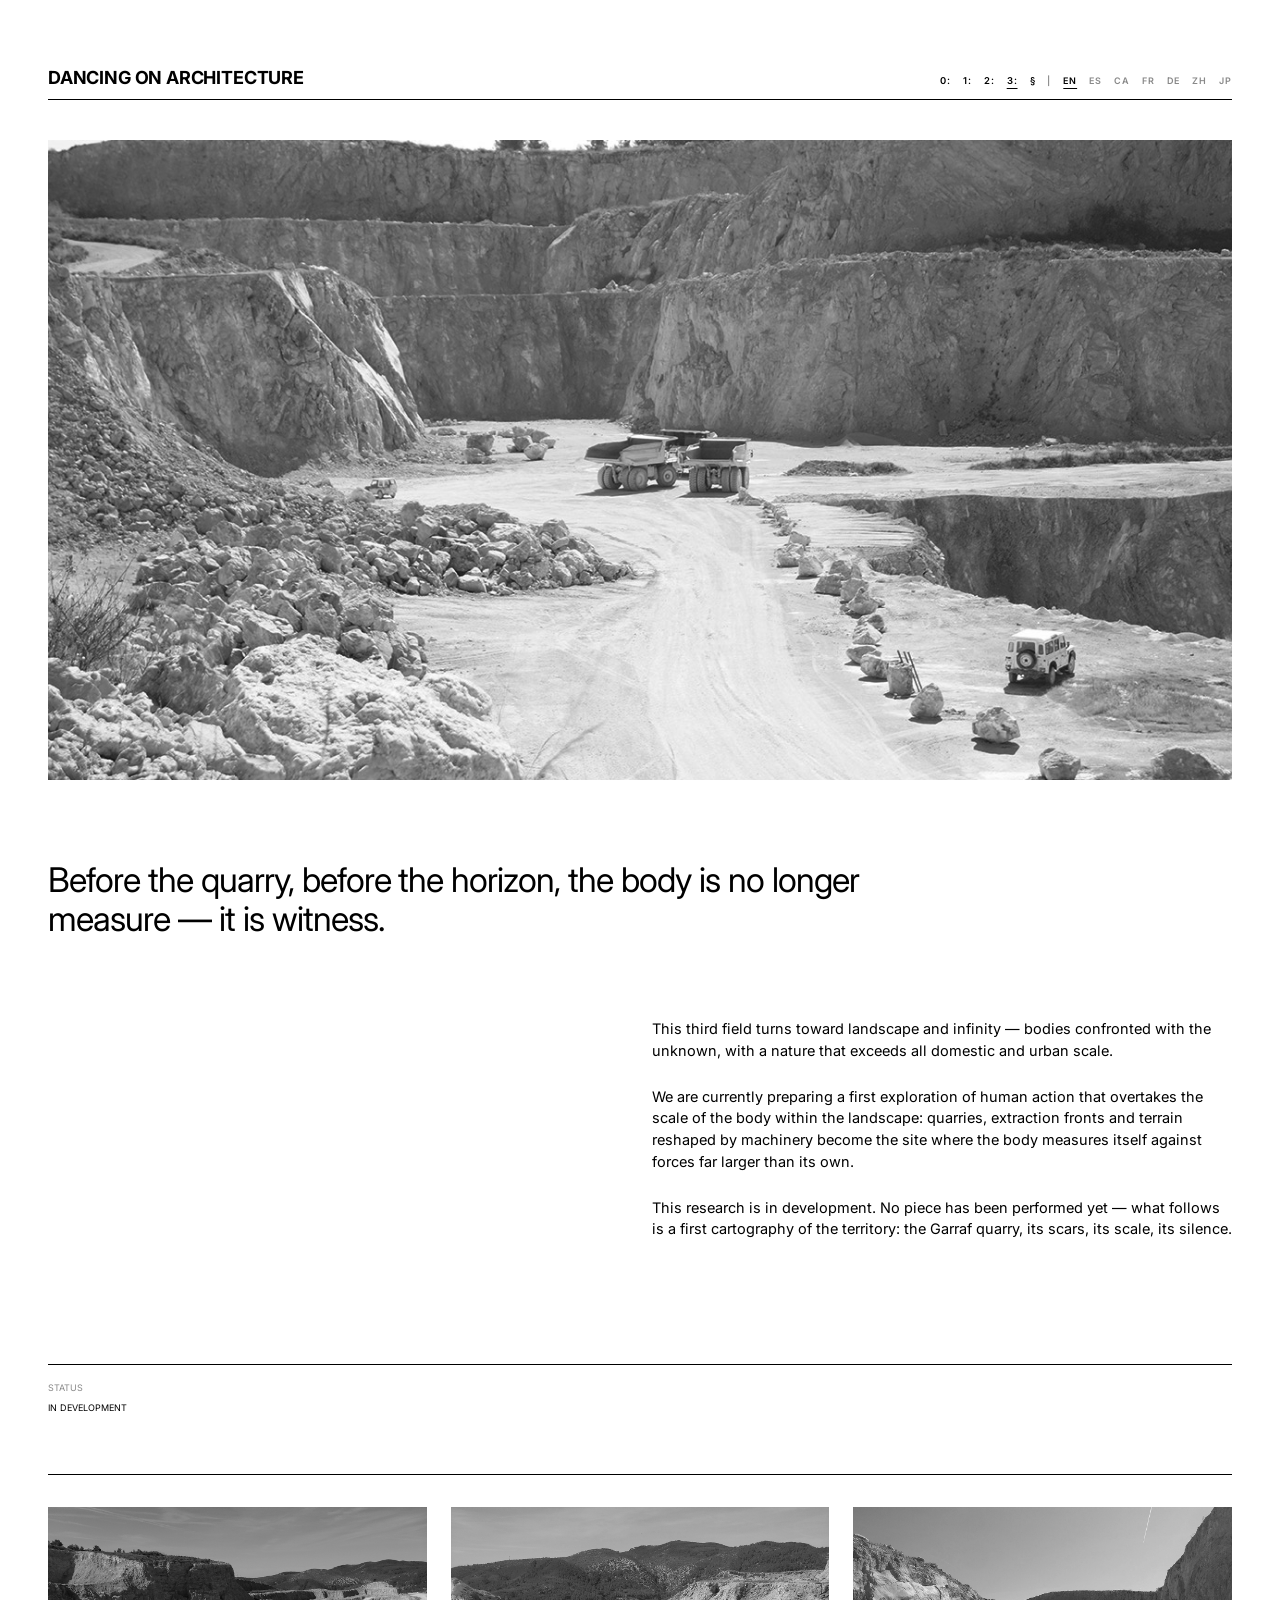
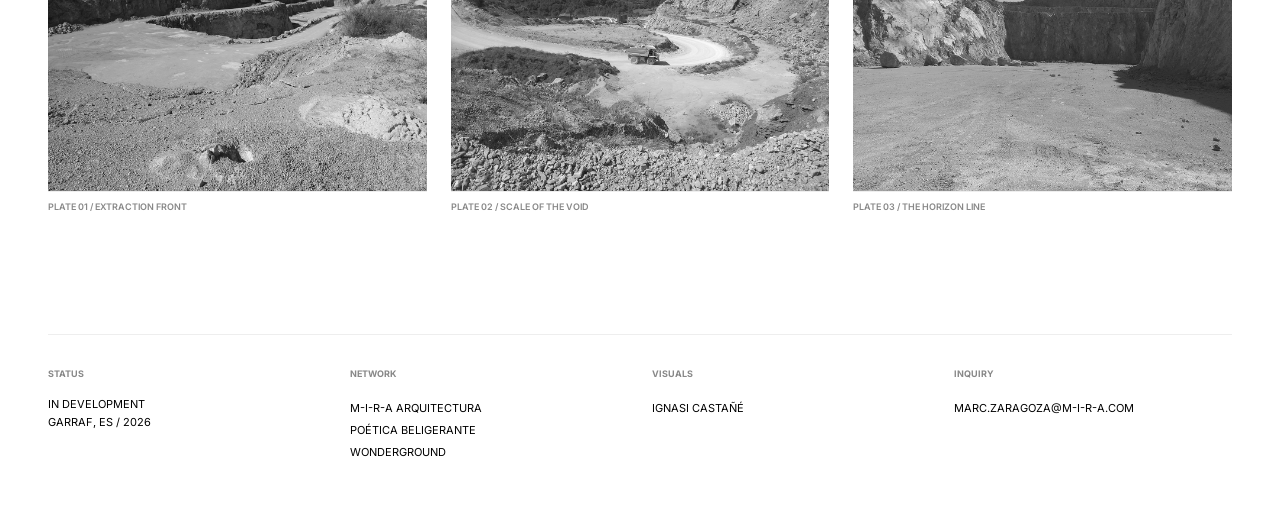
<file: 3-paisaje.html>
<!DOCTYPE html>
<html lang="en">
<head>
    <meta charset="UTF-8">
    <meta name="viewport" content="width=device-width, initial-scale=1.0">
    <title>3: Landscape — Dancing on Architecture</title>
    <meta name="description" content="3: Landscape — a research field on human action facing the immensity of the landscape, currently in development.">
    <link href="https://fonts.googleapis.com/css2?family=Inter:wght@400;500;600;700;900&display=swap" rel="stylesheet">
    <link href="https://fonts.googleapis.com/css2?family=Noto+Sans+SC:wght@400;500;700&family=Noto+Sans+JP:wght@400;500;700&display=swap" rel="stylesheet">
    <link rel="stylesheet" href="style.css">
</head>
<body>

    <div id="award-popup">
        <div class="popup-inner">
            <button class="close-btn" onclick="closePopup()">[ Close / Enter Site ]</button>
            <div class="award-info">
                <div class="award-badge">Concéntrico 12</div>
                <div class="award-badge" style="background: transparent; border: 1px solid black; margin-left: 10px;">Cat: Identidad y ficción</div>
                <h1 class="we-won-title">WE<br>WON</h1>
            </div>
            <div class="popup-video-container">
                <video autoplay muted loop playsinline>
                    <source src="Animacion_Latente_Fisica.mp4" type="video/mp4">
                </video>
            </div>
            <div class="popup-text-content">
                <h2>El Plano Latente</h2>
                <p>Gracias Concéntrico por premiar nuestra propuesta para el Paseo del Espolón: una <strong>ficción urbana</strong> donde el caminar cotidiano se transforma en identidad colectiva.</p>
                <p>Un sistema que reivindica el cuerpo como medida, validador y referencia absoluta de la arquitectura.</p>
                <div class="doc-links">
                    <a href="El_plano_latente_01.pdf" target="_blank">Download Panel 01 / Score</a>
                    <a href="El_plano_latente_02.pdf" target="_blank">Download Panel 02 / Process</a>
                </div>
            </div>
        </div>
    </div>

    <div class="grid">
        <header>
            <h1>Dancing on Architecture</h1>
            <nav class="lang-switch">
                <a href="index.html" class="nav-link" title="Home">0:</a>
                <a href="1-estructura.html" class="nav-link" title="1: Structure">1:</a>
                <a href="2-plano-latente.html" class="nav-link" title="2: El Plano Latente">2:</a>
                <a href="3-paisaje.html" class="nav-link active" title="3: Landscape">3:</a>
                <span onclick="openPopup()" class="trigger-popup" title="View Award">§</span>
                <span class="nav-divider">|</span>
                <span onclick="setLang('en', event)" data-setlang="en" class="lang-option active">EN</span>
                <span onclick="setLang('es', event)" data-setlang="es" class="lang-option">ES</span>
                <span onclick="setLang('ca', event)" data-setlang="ca" class="lang-option">CA</span>
                <span onclick="setLang('fr', event)" data-setlang="fr" class="lang-option">FR</span>
                <span onclick="setLang('de', event)" data-setlang="de" class="lang-option">DE</span>
                <span onclick="setLang('zh', event)" data-setlang="zh" class="lang-option">ZH</span>
                <span onclick="setLang('jp', event)" data-setlang="jp" class="lang-option">JP</span>
            </nav>
        </header>

        <section class="hero-image">
            <img src="garraf__1_.jpg" alt="3: Landscape — Garraf quarry">
        </section>

        <!-- MANIFESTO -->
        <div class="manifesto-text i18n" data-lang="en">Before the quarry, before the horizon, the body is no longer measure — it is witness.</div>
        <div class="manifesto-text i18n hidden" data-lang="es">Ante la cantera, ante el horizonte, el cuerpo ya no es medida: es testigo.</div>
        <div class="manifesto-text i18n hidden" data-lang="ca">Davant la pedrera, davant l'horitzó, el cos ja no és mesura: és testimoni.</div>
        <div class="manifesto-text i18n hidden" data-lang="fr">Face à la carrière, face à l'horizon, le corps n'est plus mesure : il est témoin.</div>
        <div class="manifesto-text i18n hidden" data-lang="de">Vor dem Steinbruch, vor dem Horizont, ist der Körper kein Maß mehr — er ist Zeuge.</div>
        <div class="manifesto-text i18n hidden" data-lang="zh">面对采石场，面对地平线，身体不再是尺度——它是见证者。</div>
        <div class="manifesto-text i18n hidden" data-lang="jp">採石場を前に、地平線を前に、身体はもはや尺度ではない——それは証人である。</div>

        <!-- DESCRIPTION -->
        <div class="description-content i18n" data-lang="en">
            <p>This third field turns toward landscape and infinity — bodies confronted with the unknown, with a nature that exceeds all domestic and urban scale.</p>
            <p>We are currently preparing a first exploration of human action that overtakes the scale of the body within the landscape: quarries, extraction fronts and terrain reshaped by machinery become the site where the body measures itself against forces far larger than its own.</p>
            <p>This research is in development. No piece has been performed yet — what follows is a first cartography of the territory: the Garraf quarry, its scars, its scale, its silence.</p>
        </div>
        <div class="description-content i18n hidden" data-lang="es">
            <p>Este tercer campo se dirige al paisaje y la infinitud: cuerpos ante lo ignoto, ante una naturaleza que sobrepasa toda escala doméstica y urbana.</p>
            <p>Actualmente preparamos una primera pieza de exploración de la acción humana que sobrepasa la escala del cuerpo en el paisaje: canteras, frentes de extracción y terrenos remodelados por la maquinaria se convierten en el lugar donde el cuerpo se mide frente a fuerzas mucho mayores que la propia.</p>
            <p>Esta investigación está en desarrollo. Todavía no se ha representado ninguna pieza: lo que sigue es una primera cartografía del territorio: la cantera del Garraf, sus cicatrices, su escala, su silencio.</p>
        </div>
        <div class="description-content i18n hidden" data-lang="ca">
            <p>Aquest tercer camp es dirigeix al paisatge i la infinitud: cossos davant l'ignot, davant una natura que sobrepassa tota escala domèstica i urbana.</p>
            <p>Actualment preparem una primera peça d'exploració de l'acció humana que sobrepassa l'escala del cos en el paisatge: pedreres, fronts d'extracció i terrenys remodelats per la maquinària esdevenen el lloc on el cos es mesura davant forces molt més grans que la pròpia.</p>
            <p>Aquesta recerca està en desenvolupament. Encara no s'ha representat cap peça: el que segueix és una primera cartografia del territori: la pedrera del Garraf, les seves cicatrius, la seva escala, el seu silenci.</p>
        </div>
        <div class="description-content i18n hidden" data-lang="fr">
            <p>Ce troisième champ se tourne vers le paysage et l'infini : des corps confrontés à l'inconnu, à une nature qui dépasse toute échelle domestique et urbaine.</p>
            <p>Nous préparons actuellement une première pièce explorant l'action humaine qui dépasse l'échelle du corps dans le paysage : carrières, fronts d'extraction et terrains remodelés par la machinerie deviennent le lieu où le corps se mesure face à des forces bien plus grandes que lui.</p>
            <p>Cette recherche est en cours de développement. Aucune pièce n'a encore été jouée : ce qui suit est une première cartographie du territoire : la carrière du Garraf, ses cicatrices, son échelle, son silence.</p>
        </div>
        <div class="description-content i18n hidden" data-lang="de">
            <p>Dieses dritte Feld wendet sich der Landschaft und der Unendlichkeit zu: Körper im Angesicht des Unbekannten, einer Natur, die jeden häuslichen und städtischen Maßstab übersteigt.</p>
            <p>Wir bereiten derzeit eine erste Erkundung menschlichen Handelns vor, das den Maßstab des Körpers in der Landschaft überschreitet: Steinbrüche, Abbaufronten und von Maschinen umgeformtes Gelände werden zu dem Ort, an dem sich der Körper an Kräften misst, die weit größer sind als er selbst.</p>
            <p>Diese Forschung befindet sich in der Entwicklung. Noch wurde kein Stück aufgeführt — was folgt, ist eine erste Kartografie des Territoriums: der Steinbruch von Garraf, seine Narben, sein Maßstab, seine Stille.</p>
        </div>
        <div class="description-content i18n hidden" data-lang="zh">
            <p>这一第三研究领域转向风景与无限——身体面对未知，面对一种超越所有家庭与城市尺度的自然。</p>
            <p>我们目前正在筹备一部探索性作品，探讨超越身体尺度的人类行为在风景中的展开：采石场、开采面以及被机械重塑的地形，成为身体在远大于自身的力量面前进行衡量的场所。</p>
            <p>这项研究仍在开发中，尚未有作品上演——以下是这片地域的初步测绘：加拉夫采石场，它的伤痕、它的尺度、它的寂静。</p>
        </div>
        <div class="description-content i18n hidden" data-lang="jp">
            <p>この第三の研究領域は風景と無限へと向かう——未知に、そしてあらゆる家庭的・都市的スケールを超える自然に直面する身体。</p>
            <p>私たちは現在、風景の中で身体のスケールを超える人間の行為を探る最初の作品を準備している：採石場、採掘の切羽、機械によって作り替えられた地形が、自らをはるかに超える力と向き合い身体を測る場となる。</p>
            <p>この研究はまだ開発途中である。作品はまだ上演されていない——以下は、この土地の最初の地図作成である：ガラフの採石場、その傷跡、そのスケール、その静寂。</p>
        </div>

        <div class="meta-row">
            <div class="meta-item i18n" data-lang="en"><span>Status</span>In development</div>
            <div class="meta-item i18n hidden" data-lang="es"><span>Estado</span>En desarrollo</div>
            <div class="meta-item i18n hidden" data-lang="ca"><span>Estat</span>En desenvolupament</div>
            <div class="meta-item i18n hidden" data-lang="fr"><span>Statut</span>En développement</div>
            <div class="meta-item i18n hidden" data-lang="de"><span>Status</span>In Entwicklung</div>
            <div class="meta-item i18n hidden" data-lang="zh"><span>状态</span>研发中</div>
            <div class="meta-item i18n hidden" data-lang="jp"><span>状況</span>開発中</div>
        </div>

        <section class="archive-grid">
            <div class="plate"><div class="plate-img"><img src="garraf__2_.jpg" alt="Garraf quarry — still 02"></div><p class="plate-label i18n" data-lang="en">Plate 01 / Extraction front</p><p class="plate-label i18n hidden" data-lang="es">Lámina 01 / Frente de extracción</p><p class="plate-label i18n hidden" data-lang="ca">Làmina 01 / Front d'extracció</p><p class="plate-label i18n hidden" data-lang="fr">Planche 01 / Front d'extraction</p><p class="plate-label i18n hidden" data-lang="de">Tafel 01 / Abbaufront</p><p class="plate-label i18n hidden" data-lang="zh">图版 01 / 开采面</p><p class="plate-label i18n hidden" data-lang="jp">図版 01 / 採掘の切羽</p></div>
            <div class="plate"><div class="plate-img"><img src="garraf__3_.jpg" alt="Garraf quarry — still 03"></div><p class="plate-label i18n" data-lang="en">Plate 02 / Scale of the void</p><p class="plate-label i18n hidden" data-lang="es">Lámina 02 / Escala del vacío</p><p class="plate-label i18n hidden" data-lang="ca">Làmina 02 / Escala del buit</p><p class="plate-label i18n hidden" data-lang="fr">Planche 02 / Échelle du vide</p><p class="plate-label i18n hidden" data-lang="de">Tafel 02 / Maßstab der Leere</p><p class="plate-label i18n hidden" data-lang="zh">图版 02 / 虚空的尺度</p><p class="plate-label i18n hidden" data-lang="jp">図版 02 / 空虚のスケール</p></div>
            <div class="plate"><div class="plate-img"><img src="garraf__4_.jpg" alt="Garraf quarry — still 04"></div><p class="plate-label i18n" data-lang="en">Plate 03 / The horizon line</p><p class="plate-label i18n hidden" data-lang="es">Lámina 03 / La línea del horizonte</p><p class="plate-label i18n hidden" data-lang="ca">Làmina 03 / La línia de l'horitzó</p><p class="plate-label i18n hidden" data-lang="fr">Planche 03 / La ligne d'horizon</p><p class="plate-label i18n hidden" data-lang="de">Tafel 03 / Die Horizontlinie</p><p class="plate-label i18n hidden" data-lang="zh">图版 03 / 地平线</p><p class="plate-label i18n hidden" data-lang="jp">図版 03 / 地平線</p></div>
        </section>

        <footer>
            <div class="footer-col"><h4>Status</h4><p>In Development<br>Garraf, ES / 2026</p></div>
            <div class="footer-col"><h4>Network</h4><a href="https://www.m-i-r-a.com/" target="_blank">m-i-r-a arquitectura</a><br><a href="https://www.poeticabeligerante.org/" target="_blank">Poética Beligerante</a><br><a href="https://www.wondergroundcompany.com/" target="_blank">Wonderground</a></div>
            <div class="footer-col"><h4>Visuals</h4><a href="https://www.instagram.com/igni_cligbcn/?hl=en" target="_blank">Ignasi Castañé</a></div>
            <div class="footer-col"><h4>Inquiry</h4><a href="mailto:marc.zaragoza@m-i-r-a.com">marc.zaragoza@m-i-r-a.com</a></div>
        </footer>
    </div>

    <script src="common.js"></script>
</body>
</html>
</file>
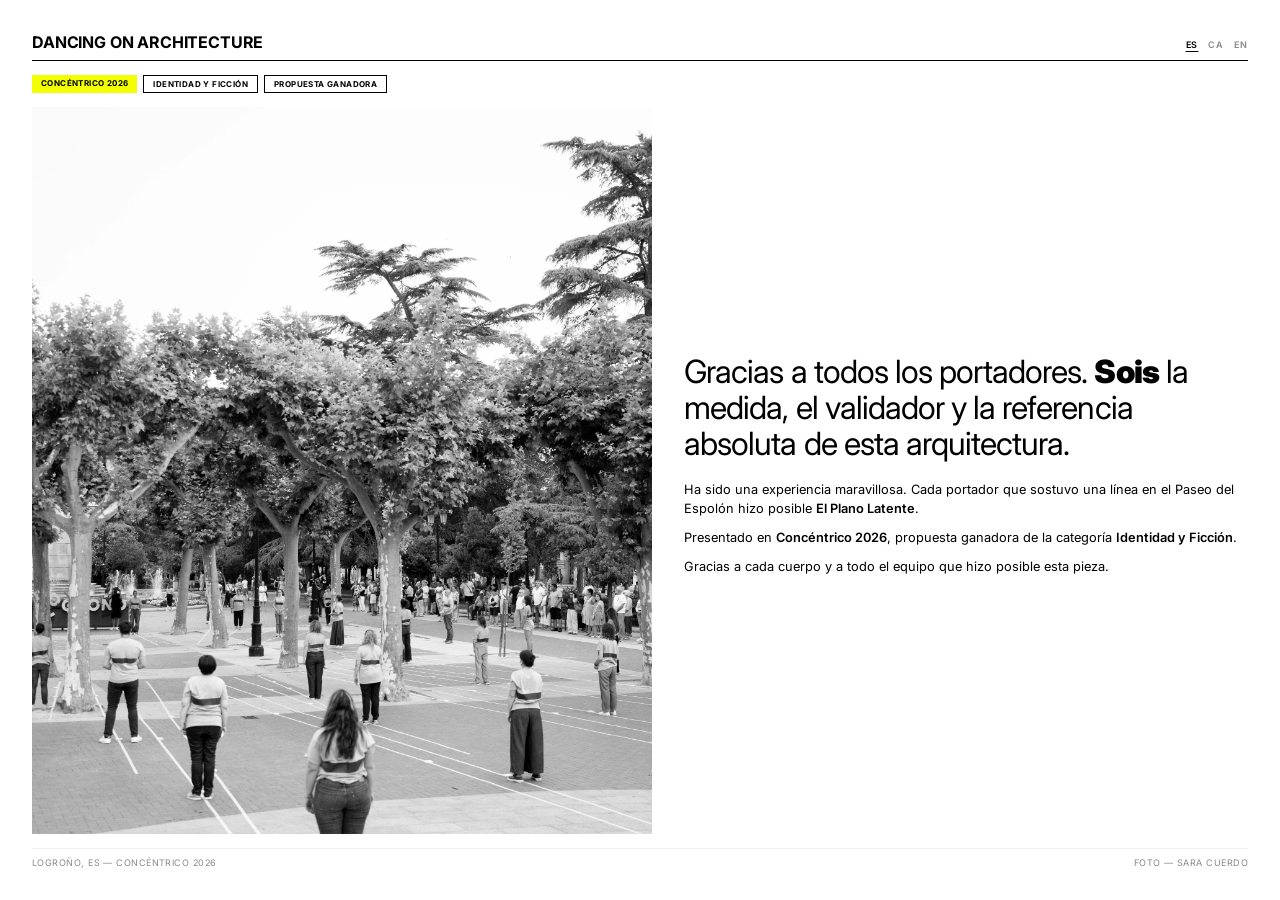
<file: inscripcion.html>
<!DOCTYPE html>
<html lang="es">
<head>
    <meta charset="UTF-8">
    <meta name="viewport" content="width=device-width, initial-scale=1.0">
    <title>DANCING ON ARCHITECTURE — Gracias</title>
    <link href="https://fonts.googleapis.com/css2?family=Inter:wght@400;500;600;700;900&display=swap" rel="stylesheet">
    <style>
        :root {
            --bg: #ffffff;
            --black: #000000;
            --gray: #888888;
            --accent: #f2ff00;
            --pad: 32px;
        }

        * { box-sizing: border-box; margin: 0; padding: 0; }

        html, body {
            height: 100%;
            overflow: hidden;
        }

        body {
            background: var(--bg);
            color: var(--black);
            font-family: 'Inter', sans-serif;
            -webkit-font-smoothing: antialiased;
        }

        .screen {
            height: 100dvh;
            width: 100%;
            display: flex;
            flex-direction: column;
            padding: var(--pad);
        }

        header {
            display: flex;
            justify-content: space-between;
            align-items: baseline;
            border-bottom: 1px solid var(--black);
            padding-bottom: 8px;
            margin-bottom: 14px;
            flex-shrink: 0;
        }

        h1 {
            font-size: clamp(11px, 1.6vw, 16px);
            font-weight: 700;
            text-transform: uppercase;
            letter-spacing: -0.01em;
        }

        .lang-switch {
            font-size: 9px;
            font-weight: 600;
            text-transform: uppercase;
            letter-spacing: 0.1em;
            display: flex;
            gap: 10px;
        }

        .lang-switch span { cursor: pointer; color: var(--gray); transition: 0.2s; }
        .lang-switch span.active { color: var(--black); text-decoration: underline; text-underline-offset: 3px; }

        .award-row {
            display: flex;
            flex-wrap: wrap;
            gap: 6px;
            margin-bottom: 14px;
            flex-shrink: 0;
        }

        .award-badge {
            background: var(--accent);
            padding: 3px 9px;
            font-size: 8px;
            font-weight: 700;
            text-transform: uppercase;
            letter-spacing: 0.05em;
        }

        .award-badge.outline {
            background: transparent;
            border: 1px solid var(--black);
        }

        .main {
            flex: 1;
            display: grid;
            grid-template-columns: 1.1fr 1fr;
            gap: var(--pad);
            min-height: 0;
        }

        .hero-image {
            min-height: 0;
            overflow: hidden;
        }
        .hero-image img {
            width: 100%;
            height: 100%;
            object-fit: cover;
            display: block;
            filter: grayscale(100%);
            transition: filter 0.8s ease;
        }
        .hero-image:hover img { filter: grayscale(0%); }

        .content-col {
            display: flex;
            flex-direction: column;
            justify-content: center;
            min-height: 0;
            overflow: hidden;
        }

        .manifesto-text {
            font-size: clamp(18px, 2.6vw, 32px);
            font-weight: 400;
            line-height: 1.12;
            letter-spacing: -0.03em;
            margin-bottom: 18px;
        }

        .manifesto-text strong { font-weight: 900; }

        .description-content p {
            font-size: clamp(11px, 1vw, 13.5px);
            line-height: 1.5;
            margin-bottom: 10px;
        }
        .description-content strong { font-weight: 600; }

        footer {
            flex-shrink: 0;
            border-top: 1px solid #eee;
            padding-top: 8px;
            margin-top: 14px;
            display: flex;
            justify-content: space-between;
            flex-wrap: wrap;
            gap: 8px;
        }
        footer p, footer a {
            font-size: 9px;
            text-transform: uppercase;
            text-decoration: none;
            color: var(--gray);
            letter-spacing: 0.05em;
        }
        footer a { color: var(--black); }

        .hidden { display: none; }

        @media (max-width: 720px) {
            :root { --pad: 18px; }
            .main {
                grid-template-columns: 1fr;
                grid-template-rows: 1fr auto;
            }
            .hero-image { min-height: 0; }
            .content-col { justify-content: flex-start; }
            .manifesto-text { margin-bottom: 10px; }
            .description-content p:nth-child(n+3) { display: none; }
            footer { flex-direction: column; gap: 2px; }
        }
    </style>
</head>
<body>

    <div class="screen">
        <header>
            <h1>Dancing on Architecture</h1>
            <nav class="lang-switch">
                <span onclick="setLang('es')" class="active">ES</span>
                <span onclick="setLang('ca')">CA</span>
                <span onclick="setLang('en')">EN</span>
            </nav>
        </header>

        <div class="award-row">
            <div class="award-badge">Concéntrico 2026</div>
            <div class="award-badge outline">Identidad y Ficción</div>
            <div class="award-badge outline">Propuesta ganadora</div>
        </div>

        <div class="main">
            <div class="hero-image">
                <img src="plano_latente_gracias.jpg" alt="Participantes de El Plano Latente en el Paseo del Espolón, Concéntrico 2026">
            </div>

            <div class="content-col">
                <div id="lead-es" class="manifesto-text">Gracias a todos los portadores. <strong>Sois</strong> la medida, el validador y la referencia absoluta de esta arquitectura.</div>
                <div id="lead-ca" class="manifesto-text hidden">Gràcies a tots els portadors. <strong>Sou</strong> la mesura, el validador i la referència absoluta d'aquesta arquitectura.</div>
                <div id="lead-en" class="manifesto-text hidden">Thank you to every bearer. <strong>You</strong> are the measure, the validator, and the absolute reference of this architecture.</div>

                <div id="text-es" class="description-content">
                    <p>Ha sido una experiencia maravillosa. Cada portador que sostuvo una línea en el Paseo del Espolón hizo posible <strong>El Plano Latente</strong>.</p>
                    <p>Presentado en <strong>Concéntrico 2026</strong>, propuesta ganadora de la categoría <strong>Identidad y Ficción</strong>.</p>
                    <p>Gracias a cada cuerpo y a todo el equipo que hizo posible esta pieza.</p>
                </div>

                <div id="text-ca" class="description-content hidden">
                    <p>Ha estat una experiència meravellosa. Cada portador que va sostenir una línia al Paseo del Espolón va fer possible <strong>El Plano Latente</strong>.</p>
                    <p>Presentat a <strong>Concéntrico 2026</strong>, proposta guanyadora de la categoria <strong>Identidad y Ficción</strong>.</p>
                    <p>Gràcies a cada cos i a tot l'equip que va fer possible aquesta peça.</p>
                </div>

                <div id="text-en" class="description-content hidden">
                    <p>It has been a wonderful experience. Every bearer who held a line on the Paseo del Espolón made <strong>El Plano Latente</strong> possible.</p>
                    <p>Presented at <strong>Concéntrico 2026</strong>, winning proposal of the <strong>Identidad y Ficción</strong> category.</p>
                    <p>Thank you to every body and the whole team that made this piece possible.</p>
                </div>
            </div>
        </div>

        <footer>
            <p>Logroño, ES — Concéntrico 2026</p>
            <p>Foto — Sara Cuerdo</p>
        </footer>
    </div>

    <script>
        function setLang(lang) {
            document.querySelectorAll('[id^="lead-"], [id^="text-"]').forEach(el => el.classList.add('hidden'));
            document.querySelectorAll('.lang-switch span').forEach(s => s.classList.remove('active'));

            document.getElementById('lead-' + lang).classList.remove('hidden');
            document.getElementById('text-' + lang).classList.remove('hidden');

            event.target.classList.add('active');
        }
    </script>
</body>
</html>
</file>
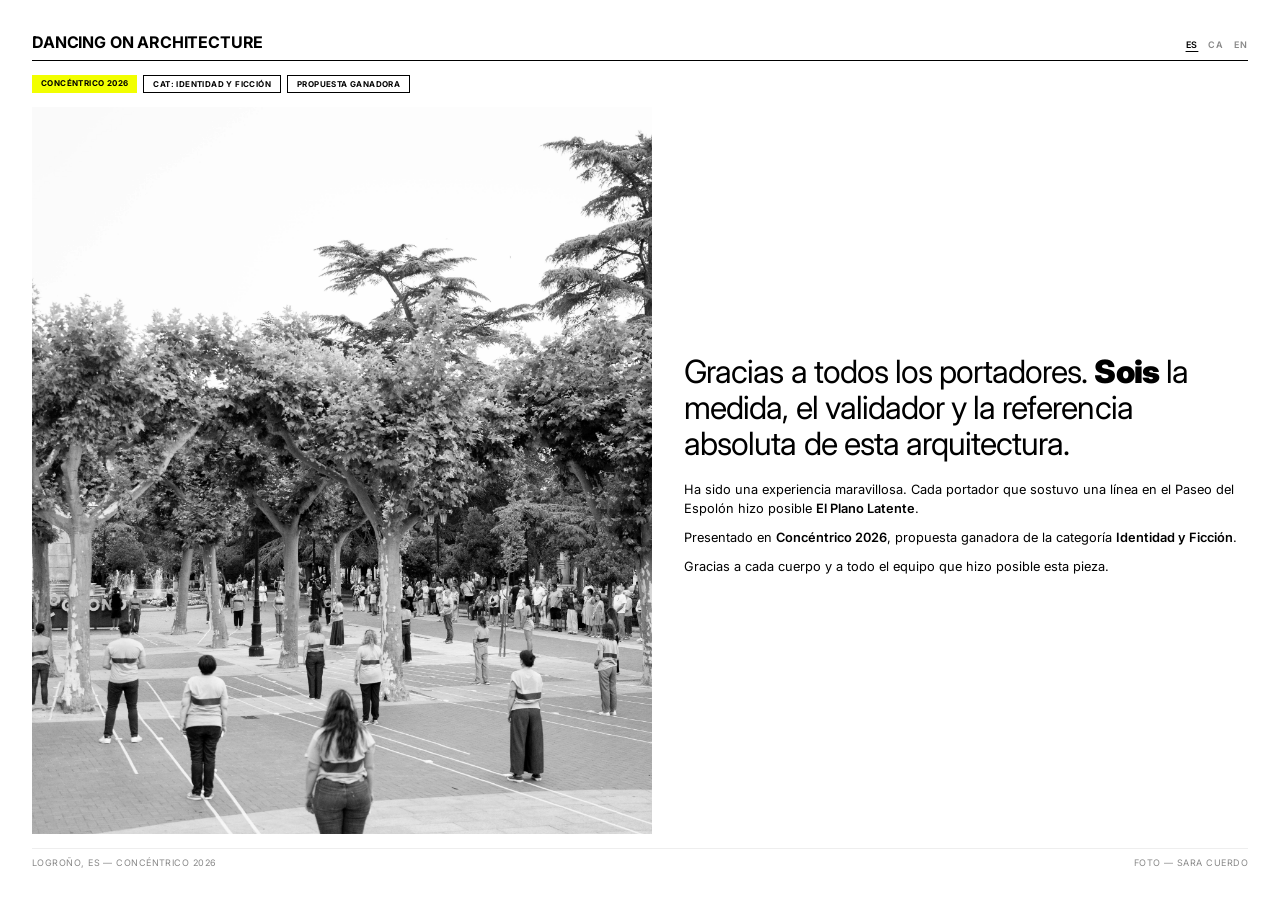
<file: inscripción.html>
<!DOCTYPE html>
<html lang="es">
<head>
    <meta charset="UTF-8">
    <meta name="viewport" content="width=device-width, initial-scale=1.0">
    <title>DANCING ON ARCHITECTURE — Gracias</title>
    <link href="https://fonts.googleapis.com/css2?family=Inter:wght@400;500;600;700;900&display=swap" rel="stylesheet">
    <style>
        :root {
            --bg: #ffffff;
            --black: #000000;
            --gray: #888888;
            --accent: #f2ff00;
            --pad: 32px;
        }

        * { box-sizing: border-box; margin: 0; padding: 0; }

        html, body {
            height: 100%;
            overflow: hidden;
        }

        body {
            background: var(--bg);
            color: var(--black);
            font-family: 'Inter', sans-serif;
            -webkit-font-smoothing: antialiased;
        }

        .screen {
            height: 100dvh;
            width: 100%;
            display: flex;
            flex-direction: column;
            padding: var(--pad);
        }

        header {
            display: flex;
            justify-content: space-between;
            align-items: baseline;
            border-bottom: 1px solid var(--black);
            padding-bottom: 8px;
            margin-bottom: 14px;
            flex-shrink: 0;
        }

        h1 {
            font-size: clamp(11px, 1.6vw, 16px);
            font-weight: 700;
            text-transform: uppercase;
            letter-spacing: -0.01em;
        }

        .lang-switch {
            font-size: 9px;
            font-weight: 600;
            text-transform: uppercase;
            letter-spacing: 0.1em;
            display: flex;
            gap: 10px;
        }

        .lang-switch span { cursor: pointer; color: var(--gray); transition: 0.2s; }
        .lang-switch span.active { color: var(--black); text-decoration: underline; text-underline-offset: 3px; }

        .award-row {
            display: flex;
            flex-wrap: wrap;
            gap: 6px;
            margin-bottom: 14px;
            flex-shrink: 0;
        }

        .award-badge {
            background: var(--accent);
            padding: 3px 9px;
            font-size: 8px;
            font-weight: 700;
            text-transform: uppercase;
            letter-spacing: 0.05em;
        }

        .award-badge.outline {
            background: transparent;
            border: 1px solid var(--black);
        }

        .main {
            flex: 1;
            display: grid;
            grid-template-columns: 1.1fr 1fr;
            gap: var(--pad);
            min-height: 0;
        }

        .hero-image {
            min-height: 0;
            overflow: hidden;
        }
        .hero-image img {
            width: 100%;
            height: 100%;
            object-fit: cover;
            display: block;
            filter: grayscale(100%);
            transition: filter 0.8s ease;
        }
        .hero-image:hover img { filter: grayscale(0%); }

        .content-col {
            display: flex;
            flex-direction: column;
            justify-content: center;
            min-height: 0;
            overflow: hidden;
        }

        .manifesto-text {
            font-size: clamp(18px, 2.6vw, 32px);
            font-weight: 400;
            line-height: 1.12;
            letter-spacing: -0.03em;
            margin-bottom: 18px;
        }

        .manifesto-text strong { font-weight: 900; }

        .description-content p {
            font-size: clamp(11px, 1vw, 13.5px);
            line-height: 1.5;
            margin-bottom: 10px;
        }
        .description-content strong { font-weight: 600; }

        footer {
            flex-shrink: 0;
            border-top: 1px solid #eee;
            padding-top: 8px;
            margin-top: 14px;
            display: flex;
            justify-content: space-between;
            flex-wrap: wrap;
            gap: 8px;
        }
        footer p, footer a {
            font-size: 9px;
            text-transform: uppercase;
            text-decoration: none;
            color: var(--gray);
            letter-spacing: 0.05em;
        }
        footer a { color: var(--black); }

        .hidden { display: none; }

        @media (max-width: 720px) {
            :root { --pad: 18px; }
            .main {
                grid-template-columns: 1fr;
                grid-template-rows: 1fr auto;
            }
            .hero-image { min-height: 0; }
            .content-col { justify-content: flex-start; }
            .manifesto-text { margin-bottom: 10px; }
            .description-content p:nth-child(n+3) { display: none; }
            footer { flex-direction: column; gap: 2px; }
        }
    </style>
</head>
<body>

    <div class="screen">
        <header>
            <h1>Dancing on Architecture</h1>
            <nav class="lang-switch">
                <span onclick="setLang('es')" class="active">ES</span>
                <span onclick="setLang('ca')">CA</span>
                <span onclick="setLang('en')">EN</span>
            </nav>
        </header>

        <div class="award-row">
            <div class="award-badge">Concéntrico 2026</div>
            <div class="award-badge outline">Cat: Identidad y Ficción</div>
            <div class="award-badge outline">Propuesta ganadora</div>
        </div>

        <div class="main">
            <div class="hero-image">
                <img src="plano_latente_gracias.jpg" alt="Participantes de El Plano Latente en el Paseo del Espolón, Concéntrico 2026">
            </div>

            <div class="content-col">
                <div id="lead-es" class="manifesto-text">Gracias a todos los portadores. <strong>Sois</strong> la medida, el validador y la referencia absoluta de esta arquitectura.</div>
                <div id="lead-ca" class="manifesto-text hidden">Gràcies a tots els portadors. <strong>Sou</strong> la mesura, el validador i la referència absoluta d'aquesta arquitectura.</div>
                <div id="lead-en" class="manifesto-text hidden">Thank you to every bearer. <strong>You</strong> are the measure, the validator, and the absolute reference of this architecture.</div>

                <div id="text-es" class="description-content">
                    <p>Ha sido una experiencia maravillosa. Cada portador que sostuvo una línea en el Paseo del Espolón hizo posible <strong>El Plano Latente</strong>.</p>
                    <p>Presentado en <strong>Concéntrico 2026</strong>, propuesta ganadora de la categoría <strong>Identidad y Ficción</strong>.</p>
                    <p>Gracias a cada cuerpo y a todo el equipo que hizo posible esta pieza.</p>
                </div>

                <div id="text-ca" class="description-content hidden">
                    <p>Ha estat una experiència meravellosa. Cada portador que va sostenir una línia al Paseo del Espolón va fer possible <strong>El Plano Latente</strong>.</p>
                    <p>Presentat a <strong>Concéntrico 2026</strong>, proposta guanyadora de la categoria <strong>Identidad y Ficción</strong>.</p>
                    <p>Gràcies a cada cos i a tot l'equip que va fer possible aquesta peça.</p>
                </div>

                <div id="text-en" class="description-content hidden">
                    <p>It has been a wonderful experience. Every bearer who held a line on the Paseo del Espolón made <strong>El Plano Latente</strong> possible.</p>
                    <p>Presented at <strong>Concéntrico 2026</strong>, winning proposal of the <strong>Identidad y Ficción</strong> category.</p>
                    <p>Thank you to every body and the whole team that made this piece possible.</p>
                </div>
            </div>
        </div>

        <footer>
            <p>Logroño, ES — Concéntrico 2026</p>
            <p>Foto — Sara Cuerdo</p>
        </footer>
    </div>

    <script>
        function setLang(lang) {
            document.querySelectorAll('[id^="lead-"], [id^="text-"]').forEach(el => el.classList.add('hidden'));
            document.querySelectorAll('.lang-switch span').forEach(s => s.classList.remove('active'));

            document.getElementById('lead-' + lang).classList.remove('hidden');
            document.getElementById('text-' + lang).classList.remove('hidden');

            event.target.classList.add('active');
        }
    </script>
</body>
</html>
</file>
<file: style.css>
:root {
    --bg: #ffffff;
    --black: #000000;
    --gray: #888888;
    --accent: #f2ff00;
    --grid-gap: 24px;
    --size-title: 18px;
    --size-manifesto: clamp(20px, 3.2vw, 34px);
    --size-body: 14.5px;
    --size-meta: 9px;
}

* { box-sizing: border-box; margin: 0; padding: 0; }

body {
    background: var(--bg);
    color: var(--black);
    font-family: 'Inter', 'Noto Sans SC', 'Noto Sans JP', sans-serif;
    font-size: var(--size-body);
    line-height: 1.5;
    padding: 64px 48px;
    -webkit-font-smoothing: antialiased;
}

/* --- POP-UP (award) --- */
#award-popup,
#pool-popup {
    position: fixed;
    top: 0; left: 0;
    width: 100%; height: 100%;
    background: var(--bg);
    z-index: 9999;
    overflow-y: auto;
    padding: 64px 48px;
    transition: opacity 0.5s ease;
    display: none;
    opacity: 0;
}

.popup-inner {
    max-width: 1400px;
    margin: 0 auto;
    display: grid;
    grid-template-columns: repeat(12, 1fr);
    column-gap: var(--grid-gap);
    border: 1px solid var(--black);
    padding: 40px;
    position: relative;
    min-height: 80vh;
    align-content: start;
}

.close-btn {
    position: absolute;
    top: 24px; right: 24px;
    font-size: var(--size-meta);
    font-weight: 700;
    text-transform: uppercase;
    cursor: pointer;
    border-bottom: 1px solid var(--black);
    z-index: 10;
    background: none;
    border-left: none; border-right: none; border-top: none;
}

.award-info { grid-column: 1 / span 12; margin-bottom: 32px; }
.award-badge {
    background: var(--accent);
    display: inline-block;
    padding: 4px 12px;
    font-size: var(--size-meta);
    font-weight: 700;
    text-transform: uppercase;
    margin-bottom: 16px;
    letter-spacing: 0.05em;
}

.we-won-title {
    font-size: clamp(60px, 12vw, 160px);
    font-weight: 900;
    line-height: 0.8;
    letter-spacing: -0.04em;
    text-transform: uppercase;
    margin: 0;
}

.popup-video-container { grid-column: 1 / span 8; margin-bottom: 40px; position: relative; overflow: hidden; }
.popup-video-container video { width: 100%; height: 100%; object-fit: cover; display: block; }

.popup-laurels {
    position: absolute;
    top: 20px; left: 20px; right: 20px;
    display: flex;
    justify-content: space-between;
    align-items: flex-start;
    z-index: 5;
    pointer-events: none;
}
.popup-laurels img { height: 90px; width: auto; display: block; }

.popup-festival-logos { display: flex; gap: 20px; align-items: center; margin-top: 24px; }
.popup-festival-logos img { height: 90px; width: auto; display: block; }

.popup-text-content {
    grid-column: 9 / span 4;
    display: flex;
    flex-direction: column;
    justify-content: flex-end;
}

.popup-text-content h2 {
    font-size: var(--size-title);
    text-transform: uppercase;
    font-weight: 700;
    margin-bottom: 16px;
    border-top: 1px solid var(--black);
    padding-top: 16px;
}

.popup-text-content p { font-size: 13px; margin-bottom: 24px; max-width: 400px; }

.doc-links a {
    display: block;
    font-size: var(--size-meta);
    font-weight: 700;
    text-transform: uppercase;
    color: var(--black);
    text-decoration: none;
    border-bottom: 1px solid var(--black);
    padding-bottom: 4px;
    margin-bottom: 12px;
    width: fit-content;
    transition: 0.3s;
}
.doc-links a:hover { background: var(--black); color: #fff; }

/* --- BASE GRID --- */
.grid {
    display: grid;
    grid-template-columns: repeat(12, 1fr);
    column-gap: var(--grid-gap);
    max-width: 1400px;
    margin: 0 auto;
}

header {
    grid-column: 1 / span 12;
    display: flex;
    justify-content: space-between;
    align-items: baseline;
    margin-bottom: 40px;
    border-bottom: 1px solid var(--black);
    padding-bottom: 8px;
    flex-wrap: wrap;
    gap: 16px;
}

h1 {
    font-size: var(--size-title);
    font-weight: 700;
    text-transform: uppercase;
    letter-spacing: -0.01em;
}

.lang-switch {
    font-size: var(--size-meta);
    font-weight: 600;
    text-transform: uppercase;
    letter-spacing: 0.1em;
    display: flex;
    flex-wrap: wrap;
    align-items: baseline;
    gap: 12px;
}

.lang-switch span,
.lang-switch a.nav-link { cursor: pointer; color: var(--gray); transition: 0.2s; text-decoration: none; }
.lang-switch span.active,
.lang-switch a.nav-link.active { color: var(--black); text-decoration: underline; text-underline-offset: 4px; }

.nav-divider { color: #ccc; }

/* Popup trigger / section-number style */
.lang-switch .trigger-popup,
.lang-switch a.nav-link {
    font-size: 1.05em;
    color: var(--black);
}
.lang-switch .trigger-popup:hover,
.lang-switch a.nav-link:hover { color: var(--accent); background: var(--black); }

.hero-video, .hero-image {
    grid-column: 1 / span 12;
    margin-bottom: 80px;
}
video { width: 100%; height: auto; display: block; filter: grayscale(100%); transition: filter 0.8s ease; }
.hero-video:hover video, .hero-image:hover img { filter: grayscale(0%); }
.hero-image img { width: 100%; height: auto; display: block; filter: grayscale(100%); transition: filter 0.8s ease; max-height: 640px; object-fit: cover; }

/* Landing hero triad */
.hero-triad {
    grid-column: 1 / span 12;
    display: grid;
    grid-template-columns: repeat(3, 1fr);
    gap: var(--grid-gap);
    margin-bottom: 80px;
}
.triad-tile { position: relative; display: block; text-decoration: none; color: var(--black); overflow: hidden; }
.triad-tile img { width: 100%; height: 420px; object-fit: cover; display: block; filter: grayscale(100%); transition: 0.5s ease; }
.triad-tile:hover img { filter: grayscale(0%); transform: scale(1.03); }
.triad-label {
    position: absolute; bottom: 0; left: 0; right: 0;
    padding: 16px;
    background: linear-gradient(to top, rgba(0,0,0,0.65), transparent);
    color: #fff;
    font-size: var(--size-meta);
    font-weight: 700;
    text-transform: uppercase;
    letter-spacing: 0.05em;
}

.manifesto-text {
    grid-column: 1 / span 9;
    font-size: var(--size-manifesto);
    font-weight: 400;
    line-height: 1.15;
    letter-spacing: -0.03em;
    margin-bottom: 80px;
}

.description-content { grid-column: 7 / span 6; margin-bottom: 100px; }
.description-content p { margin-bottom: 24px; }
.description-content strong { font-weight: 600; }

.meta-row {
    grid-column: 1 / span 12;
    display: flex;
    gap: 32px;
    flex-wrap: wrap;
    margin-bottom: 60px;
    border-top: 1px solid var(--black);
    padding-top: 16px;
}
.meta-item { font-size: var(--size-meta); text-transform: uppercase; }
.meta-item span { display: block; color: var(--gray); margin-bottom: 6px; }
.meta-item a { color: var(--black); }

.link-cta {
    display: inline-block;
    font-size: var(--size-meta);
    font-weight: 700;
    text-transform: uppercase;
    color: var(--black);
    text-decoration: none;
    border-bottom: 1px solid var(--black);
    padding-bottom: 4px;
    margin-bottom: 24px;
    transition: 0.3s;
}
.link-cta:hover { background: var(--black); color: #fff; }

.archive-grid {
    grid-column: 1 / span 12;
    display: flex;
    flex-wrap: wrap;
    align-items: flex-end;
    gap: 48px var(--grid-gap);
    border-top: 1px solid var(--black);
    padding-top: 32px;
    margin-bottom: 120px;
}

.plate { flex: 1 1 calc(25% - var(--grid-gap)); min-width: 250px; }
.plate-img img { width: 100%; height: auto; display: block; filter: grayscale(100%); transition: 0.5s; }
.plate-img video { filter: grayscale(100%); transition: 0.5s; }
.plate:hover img, .plate:hover video { filter: grayscale(0%); }
.plate-label { font-size: var(--size-meta); font-weight: 600; text-transform: uppercase; color: var(--gray); border-top: 1px solid #eee; padding-top: 8px; }

footer {
    grid-column: 1 / span 12;
    border-top: 1px solid #eee;
    padding-top: 32px;
    display: grid;
    grid-template-columns: repeat(4, 1fr);
    gap: var(--grid-gap);
}
.footer-col h4 { font-size: var(--size-meta); font-weight: 700; text-transform: uppercase; color: var(--gray); margin-bottom: 16px; }
.footer-col p, .footer-col a { font-size: 11px; text-transform: uppercase; text-decoration: none; color: var(--black); line-height: 1.6; }

.hidden { display: none; }

@media (max-width: 900px) {
    .grid { display: block; }
    .popup-inner { display: flex; flex-direction: column; padding: 64px 20px 20px; }
    .close-btn { top: 20px; right: 20px; }
    .award-info { margin-bottom: 24px; }
    .we-won-title { font-size: 80px; margin-bottom: 20px; }
    .popup-video-container { grid-column: 1 / -1; width: 100%; margin-bottom: 20px; }
    .popup-video-container video { height: auto; object-fit: initial; }
    .popup-laurels { top: 12px; left: 12px; right: 12px; justify-content: space-between; gap: 4px; }
    .popup-laurels img { height: auto; width: calc(25% - 4px); max-height: 60px; object-fit: contain; }
    .popup-festival-logos img { height: 55px; }
    .popup-text-content { grid-column: 1 / -1; }

    .description-content { width: 100%; }
    .plate { flex: 1 1 100%; }
    .hero-triad { grid-template-columns: 1fr; }
    footer { grid-template-columns: 1fr 1fr; row-gap: 32px; }
}
</file>
